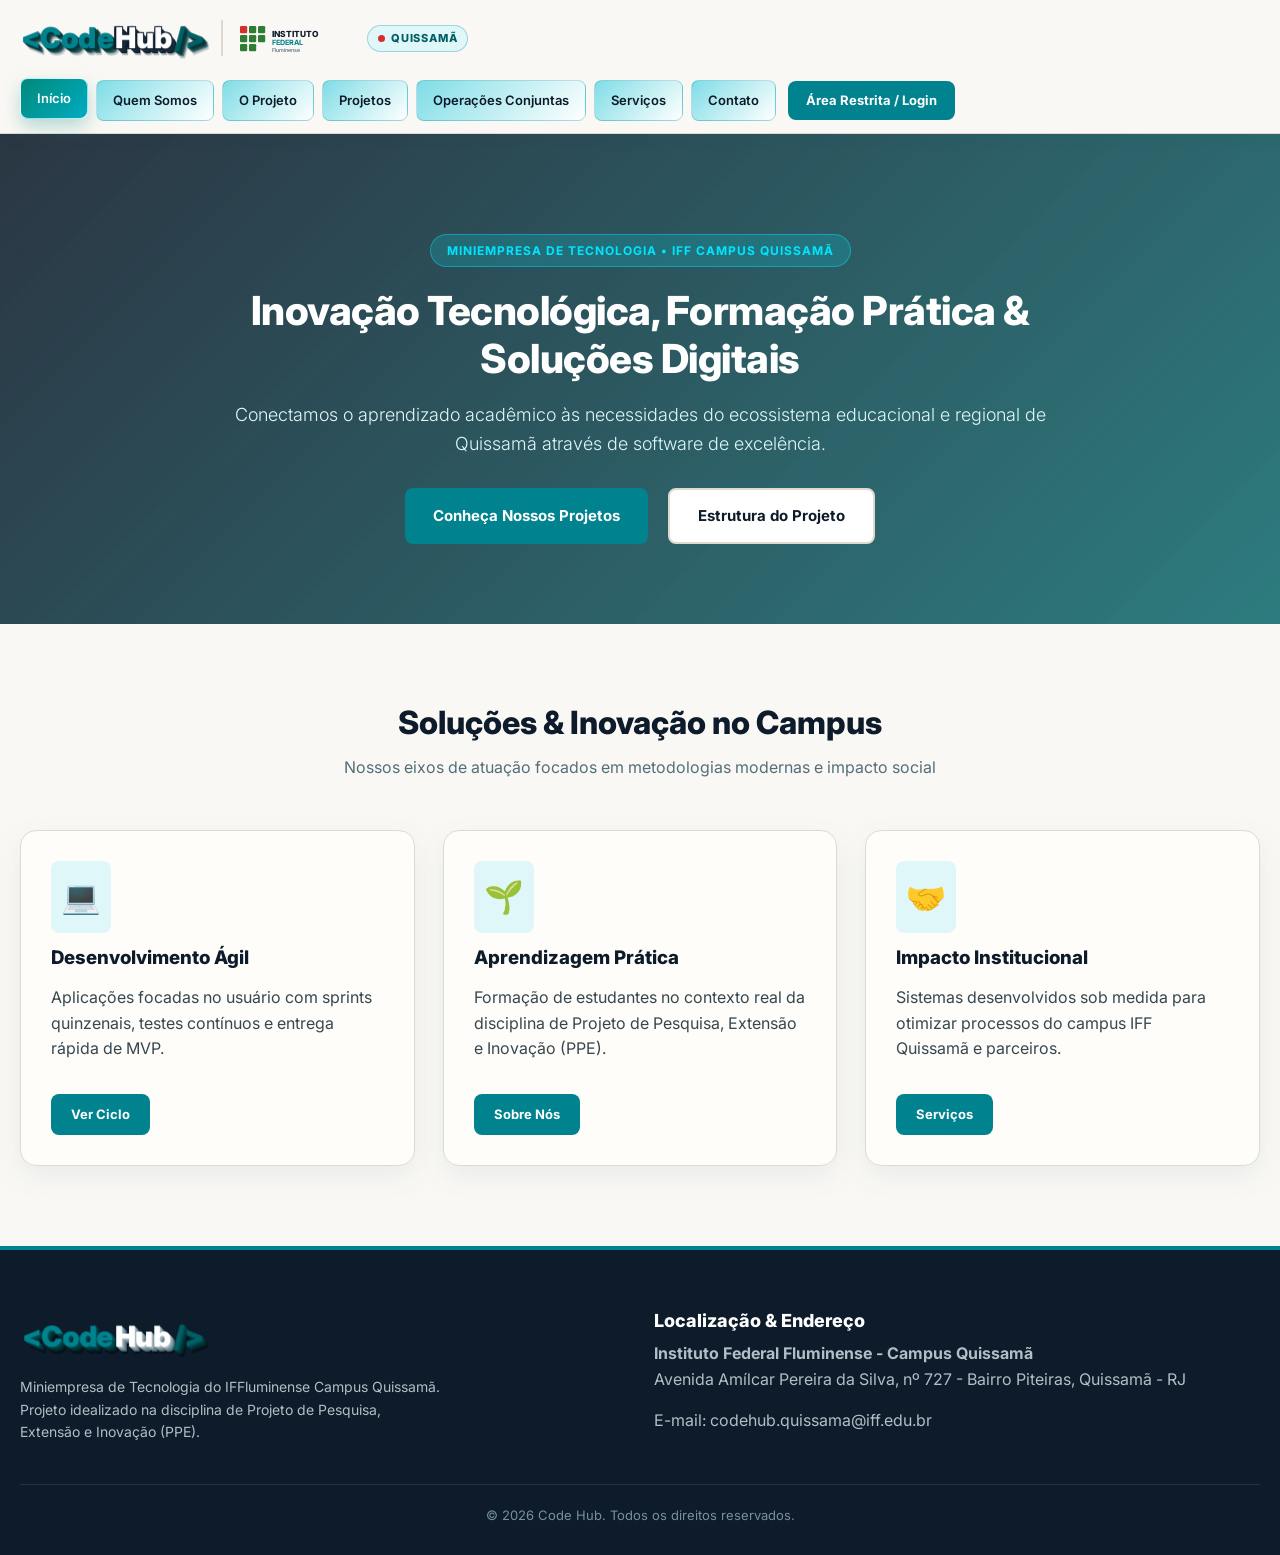
<file: index.html>
<!DOCTYPE html>
<html lang="pt-BR">
<head>
    <meta charset="UTF-8">
    <meta name="viewport" content="width=device-width, initial-scale=1.0">
    <title>Code Hub | Inovação & Tecnologia no IFF Quissamã</title>
    <link rel="preconnect" href="https://fonts.googleapis.com">
    <link rel="preconnect" href="https://fonts.gstatic.com" crossorigin>
    <link href="https://fonts.googleapis.com/css2?family=Inter:wght@300;400;500;600;700;800;900&display=swap" rel="stylesheet">
    <link rel="stylesheet" href="index.css">
</head>
<body class="page-transition">

    <!-- CABEÇALHO COM LOGO VETORIAL IFF E LOGO 3D AVANÇADA -->
    <header class="navbar">
        <div class="container nav-container">
            <div class="brand-wrapper">
                <div class="logo-3d-wrapper">
                    <a href="index.html" class="logo-3d" title="Code Hub IFF Quissamã">
                        <span class="logo-code">&lt;Code</span><span class="logo-hub">Hub</span><span class="logo-slash">/&gt;</span>
                    </a>
                </div>
                
                <!-- VETOR INLINE DO INSTITUTO FEDERAL -->
                <div class="iff-brand-container">
                    <svg class="iff-svg-logo" viewBox="0 0 200 60" fill="none" xmlns="http://www.w3.org/2000/svg">
                        <rect x="5" y="10" width="12" height="12" rx="2" fill="#d32f2f"/>
                        <rect x="20" y="10" width="12" height="12" rx="2" fill="#2e7d32"/>
                        <rect x="5" y="25" width="12" height="12" rx="2" fill="#2e7d32"/>
                        <rect x="20" y="25" width="12" height="12" rx="2" fill="#2e7d32"/>
                        <rect x="5" y="40" width="12" height="12" rx="2" fill="#2e7d32"/>
                        <rect x="20" y="40" width="12" height="12" rx="2" fill="#2e7d32"/>
                        <rect x="35" y="10" width="12" height="12" rx="2" fill="#2e7d32"/>
                        <rect x="35" y="25" width="12" height="12" rx="2" fill="#2e7d32"/>
                        <text x="58" y="28" fill="#0d1b2a" font-family="Inter" font-weight="800" font-size="14">INSTITUTO</text>
                        <text x="58" y="42" fill="#00838f" font-family="Inter" font-weight="700" font-size="12">FEDERAL</text>
                        <text x="58" y="53" fill="#546e7a" font-family="Inter" font-weight="500" font-size="9">Fluminense</text>
                    </svg>
                    <a href="https://www.google.com/maps/search/?api=1&query=Avenida+Amilcar+Pereira+da+Silva+727+IFF+Quissam%C3%A3" target="_blank" rel="noopener noreferrer" class="iff-badge-discrete" title="Ver no Google Maps"><span class="iff-dot"></span> Quissamã</a>
                </div>
            </div>

            <nav class="nav-menu">
                <a href="index.html" class="nav-link active">Início</a>
                <a href="quem-somos.html" class="nav-link">Quem Somos</a>
                <a href="o-projeto.html" class="nav-link">O Projeto</a>
                <a href="projetos.html" class="nav-link">Projetos</a>
                <a href="operacoes.html" class="nav-link">Operações Conjuntas</a>
                <a href="servicos.html" class="nav-link">Serviços</a>
                <a href="contato.html" class="nav-link">Contato</a>
                <a href="login.html" class="btn-nav-login btn">Área Restrita / Login</a>
            </nav>
        </div>
    </header>

    <!-- HERO SECTION -->
    <section class="hero" style="background-image: url('https://images.unsplash.com/photo-1517245386807-bb43f82c33c4?auto=format&fit=crop&w=1600&q=80');">
        <div class="container hero-content">
            <span class="badge">Miniempresa de Tecnologia &bull; IFF Campus Quissamã</span>
            <h1>Inovação Tecnológica, Formação Prática &amp; Soluções Digitais</h1>
            <p>Conectamos o aprendizado acadêmico às necessidades do ecossistema educacional e regional de Quissamã através de software de excelência.</p>
            <div class="hero-buttons">
                <a href="projetos.html" class="btn btn-primary btn-lg">Conheça Nossos Projetos</a>
                <a href="o-projeto.html" class="btn btn-outline btn-lg">Estrutura do Projeto</a>
            </div>
        </div>
    </section>

    <!-- PILARES DE ATUAÇÃO -->
    <section class="section">
        <div class="container">
            <div class="section-title">
                <h2>Soluções &amp; Inovação no Campus</h2>
                <p>Nossos eixos de atuação focados em metodologias modernas e impacto social</p>
            </div>

            <div class="grid grid-3">
                <div class="card-pilar">
                    <div class="pilar-icon">💻</div>
                    <h3>Desenvolvimento Ágil</h3>
                    <p class="mt-2">Aplicações focadas no usuário com sprints quinzenais, testes contínuos e entrega rápida de MVP.</p>
                    <a href="o-projeto.html" class="btn btn-primary mt-4" style="padding: 10px 20px; font-size: 13px;">Ver Ciclo</a>
                </div>

                <div class="card-pilar">
                    <div class="pilar-icon">🌱</div>
                    <h3>Aprendizagem Prática</h3>
                    <p class="mt-2">Formação de estudantes no contexto real da disciplina de Projeto de Pesquisa, Extensão e Inovação (PPE).</p>
                    <a href="quem-somos.html" class="btn btn-primary mt-4" style="padding: 10px 20px; font-size: 13px;">Sobre Nós</a>
                </div>

                <div class="card-pilar">
                    <div class="pilar-icon">🤝</div>
                    <h3>Impacto Institucional</h3>
                    <p class="mt-2">Sistemas desenvolvidos sob medida para otimizar processos do campus IFF Quissamã e parceiros.</p>
                    <a href="servicos.html" class="btn btn-primary mt-4" style="padding: 10px 20px; font-size: 13px;">Serviços</a>
                </div>
            </div>
        </div>
    </section>

    <!-- RODAPÉ COMPLETO -->
    <footer class="footer">
        <div class="container">
            <div class="grid grid-2">
                <div>
                    <a href="index.html" class="logo-3d footer-logo">
                        <span class="logo-code">&lt;Code</span><span class="logo-hub">Hub</span><span class="logo-slash">/&gt;</span>
                    </a>
                    <p class="footer-desc">Miniempresa de Tecnologia do IFFluminense Campus Quissamã. Projeto idealizado na disciplina de Projeto de Pesquisa, Extensão e Inovação (PPE).</p>
                </div>
                <div class="footer-contact">
                    <h4>Localização &amp; Endereço</h4>
                    <p><strong>Instituto Federal Fluminense - Campus Quissamã</strong></p>
                    <p>Avenida Amílcar Pereira da Silva, nº 727 - Bairro Piteiras, Quissamã - RJ</p>
                    <p class="mt-2">E-mail: codehub.quissama@iff.edu.br</p>
                </div>
            </div>
            <div class="footer-bottom">
                <p>&copy; 2026 Code Hub. Todos os direitos reservados.</p>
            </div>
        </div>
    </footer>

    <script src="site.js" defer></script>
</body>
</html>
</file>
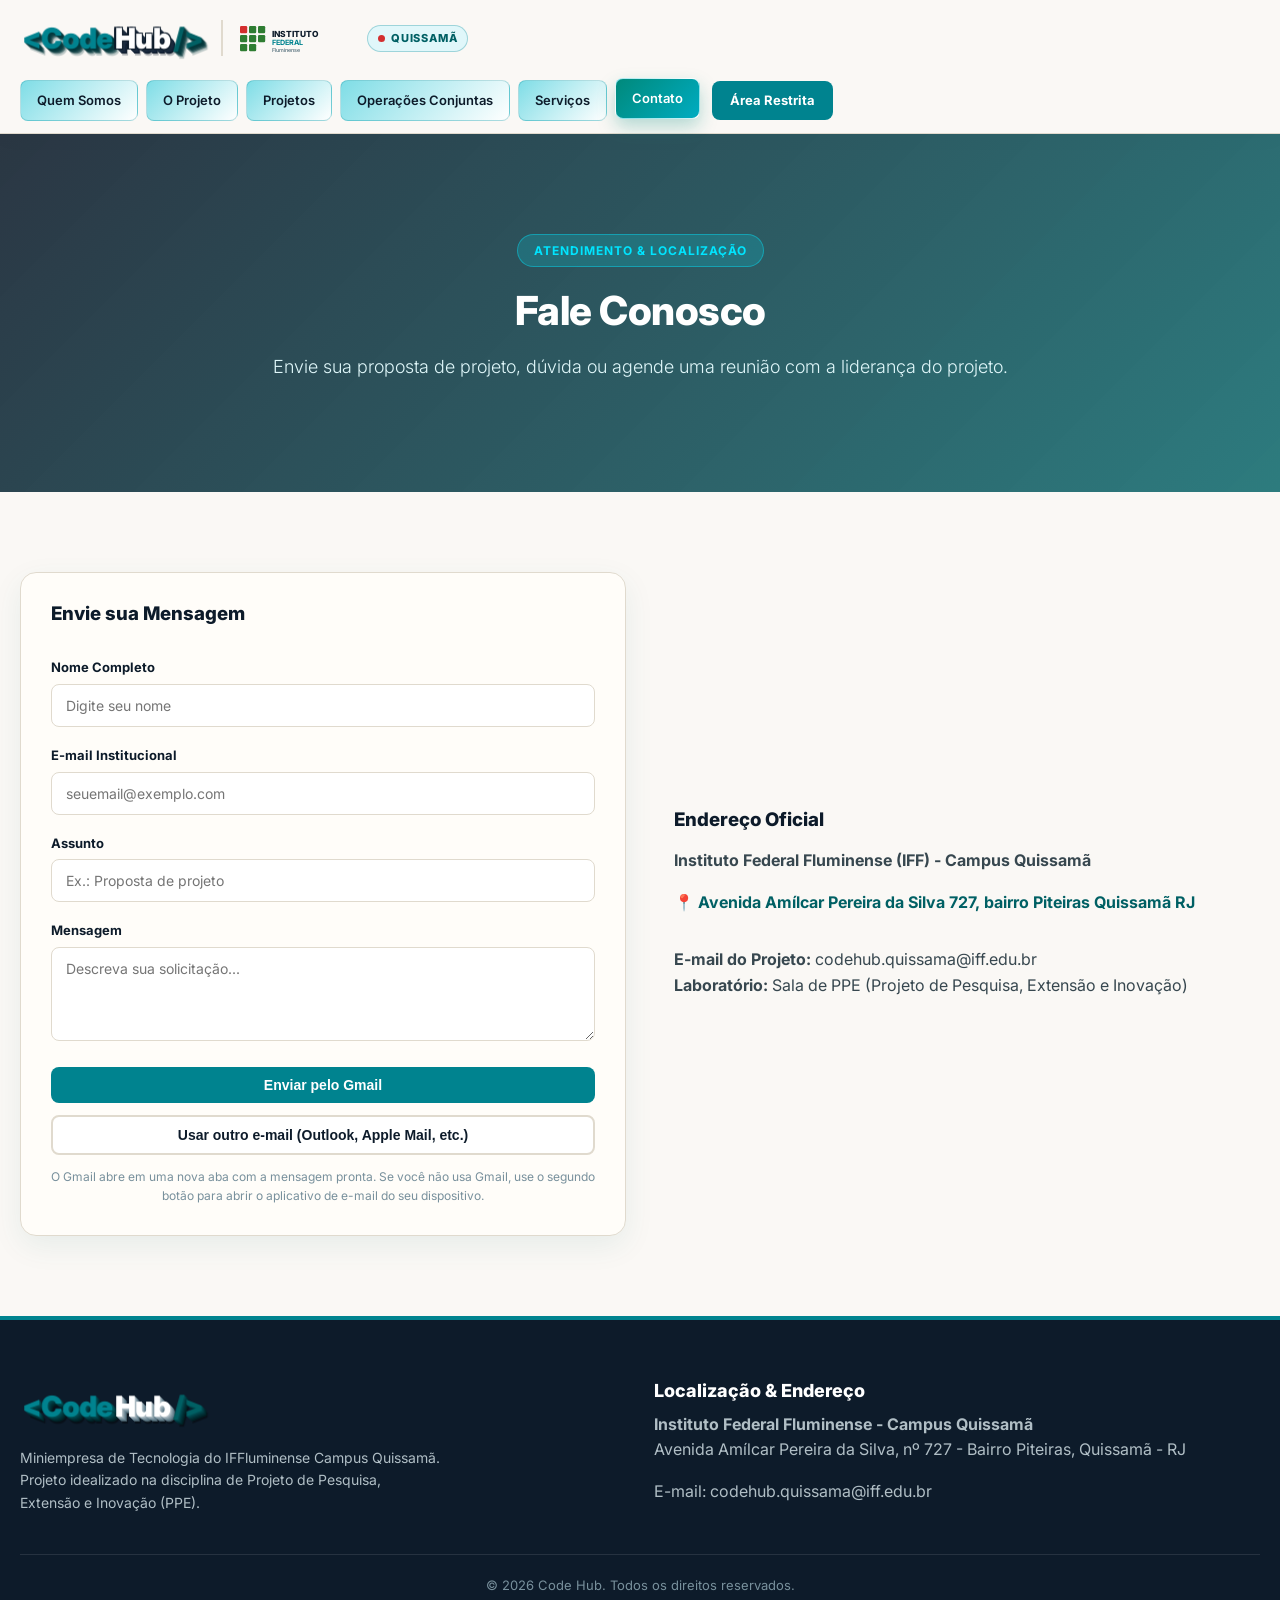
<file: contato.html>
<!DOCTYPE html>
<html lang="pt-BR">
<head>
    <meta charset="UTF-8">
    <meta name="viewport" content="width=device-width, initial-scale=1.0">
    <title>Contato | Code Hub</title>
    <link rel="preconnect" href="https://fonts.googleapis.com">
    <link rel="preconnect" href="https://fonts.gstatic.com" crossorigin>
    <link href="https://fonts.googleapis.com/css2?family=Inter:wght@300;400;500;600;700;800;900&display=swap" rel="stylesheet">
    <link rel="stylesheet" href="index.css">
</head>
<body class="page-transition">

    <header class="navbar">
        <div class="container nav-container">
            <div class="brand-wrapper">
                <a href="index.html" class="logo-3d">
                    <span class="logo-code">&lt;Code</span><span class="logo-hub">Hub</span><span class="logo-slash">/&gt;</span>
                </a>
                <div class="iff-brand-container">
                    <svg class="iff-svg-logo" viewBox="0 0 200 60" fill="none" xmlns="http://www.w3.org/2000/svg">
                        <rect x="5" y="10" width="12" height="12" rx="2" fill="#d32f2f"/>
                        <rect x="20" y="10" width="12" height="12" rx="2" fill="#2e7d32"/>
                        <rect x="5" y="25" width="12" height="12" rx="2" fill="#2e7d32"/>
                        <rect x="20" y="25" width="12" height="12" rx="2" fill="#2e7d32"/>
                        <rect x="5" y="40" width="12" height="12" rx="2" fill="#2e7d32"/>
                        <rect x="20" y="40" width="12" height="12" rx="2" fill="#2e7d32"/>
                        <rect x="35" y="10" width="12" height="12" rx="2" fill="#2e7d32"/>
                        <rect x="35" y="25" width="12" height="12" rx="2" fill="#2e7d32"/>
                        <text x="58" y="28" fill="#0d1b2a" font-family="Inter" font-weight="800" font-size="14">INSTITUTO</text>
                        <text x="58" y="42" fill="#00838f" font-family="Inter" font-weight="700" font-size="12">FEDERAL</text>
                        <text x="58" y="53" fill="#546e7a" font-family="Inter" font-weight="500" font-size="9">Fluminense</text>
                    </svg>
                    <a href="https://www.google.com/maps/search/?api=1&query=Avenida+Amilcar+Pereira+da+Silva+727+IFF+Quissam%C3%A3" target="_blank" rel="noopener noreferrer" class="iff-badge-discrete" title="Ver no Google Maps"><span class="iff-dot"></span> Quissamã</a>
                </div>
            </div>
            <nav class="nav-menu">
                <a href="quem-somos.html" class="nav-link">Quem Somos</a>
                <a href="o-projeto.html" class="nav-link">O Projeto</a>
                <a href="projetos.html" class="nav-link">Projetos</a>
                <a href="operacoes.html" class="nav-link">Operações Conjuntas</a>
                <a href="servicos.html" class="nav-link">Serviços</a>
                <a href="contato.html" class="nav-link active">Contato</a>
                <a href="login.html" class="btn-nav-login btn">Área Restrita</a>
            </nav>
        </div>
    </header>

    <!-- HERO COM IMAGEM DE CONTATO -->
    <section class="hero" style="background-image: url('https://images.unsplash.com/photo-1423666639041-f56000c27a9a?auto=format&fit=crop&w=1600&q=80');">
        <div class="container hero-content">
            <span class="badge">Atendimento &amp; Localização</span>
            <h1>Fale Conosco</h1>
            <p>Envie sua proposta de projeto, dúvida ou agende uma reunião com a liderança do projeto.</p>
        </div>
    </section>

    <section class="section">
        <div class="container">
            <div class="grid grid-2">
                <div class="card-pilar">
                    <h3>Envie sua Mensagem</h3>
                    <form class="mt-4" id="formContato" onsubmit="enviarGmail(event)">
                        <div class="form-group">
                            <label for="nomeInput">Nome Completo</label>
                            <input type="text" id="nomeInput" required placeholder="Digite seu nome">
                        </div>
                        <div class="form-group">
                            <label for="emailInput">E-mail Institucional</label>
                            <input type="email" id="emailInput" required placeholder="seuemail@exemplo.com">
                        </div>
                        <div class="form-group">
                            <label for="assuntoInput">Assunto</label>
                            <input type="text" id="assuntoInput" required placeholder="Ex.: Proposta de projeto">
                        </div>
                        <div class="form-group">
                            <label for="mensagemInput">Mensagem</label>
                            <textarea id="mensagemInput" rows="4" required placeholder="Descreva sua solicitação..."></textarea>
                        </div>
                        <button type="submit" class="btn btn-primary" style="width: 100%;">Enviar pelo Gmail</button>
                        <button type="button" class="btn btn-outline btn-alt" style="width: 100%;" onclick="enviarOutroEmail()">Usar outro e-mail (Outlook, Apple Mail, etc.)</button>
                        <p class="form-hint">O Gmail abre em uma nova aba com a mensagem pronta. Se você não usa Gmail, use o segundo botão para abrir o aplicativo de e-mail do seu dispositivo.</p>
                    </form>
                </div>

                <div style="display: flex; flex-direction: column; justify-content: center; padding: 20px;">
                    <h3>Endereço Oficial</h3>
                    <p class="mt-2"><strong>Instituto Federal Fluminense (IFF) - Campus Quissamã</strong></p>
                    <p style="color: var(--cyan-dark); font-weight: 700;" class="mt-2">📍 Avenida Amílcar Pereira da Silva 727, bairro Piteiras Quissamã RJ</p>
                    <p class="mt-4"><strong>E-mail do Projeto:</strong> codehub.quissama@iff.edu.br</p>
                    <p><strong>Laboratório:</strong> Sala de PPE (Projeto de Pesquisa, Extensão e Inovação)</p>
                </div>
            </div>
        </div>
    </section>

    <footer class="footer">
        <div class="container">
            <div class="grid grid-2">
                <div>
                    <a href="index.html" class="logo-3d footer-logo">
                        <span class="logo-code">&lt;Code</span><span class="logo-hub">Hub</span><span class="logo-slash">/&gt;</span>
                    </a>
                    <p class="footer-desc">Miniempresa de Tecnologia do IFFluminense Campus Quissamã. Projeto idealizado na disciplina de Projeto de Pesquisa, Extensão e Inovação (PPE).</p>
                </div>
                <div class="footer-contact">
                    <h4>Localização &amp; Endereço</h4>
                    <p><strong>Instituto Federal Fluminense - Campus Quissamã</strong></p>
                    <p>Avenida Amílcar Pereira da Silva, nº 727 - Bairro Piteiras, Quissamã - RJ</p>
                    <p class="mt-2">E-mail: codehub.quissama@iff.edu.br</p>
                </div>
            </div>
            <div class="footer-bottom">
                <p>&copy; 2026 Code Hub. Todos os direitos reservados.</p>
            </div>
        </div>
    </footer>

    <script src="site.js" defer></script>
    <script>
        var DESTINO = 'codehub.quissama@iff.edu.br';

        function lerFormulario() {
            var form = document.getElementById('formContato');
            if (!form.reportValidity()) return null;
            var nome = document.getElementById('nomeInput').value.trim();
            var email = document.getElementById('emailInput').value.trim();
            var mensagem = document.getElementById('mensagemInput').value.trim();
            return {
                assunto: document.getElementById('assuntoInput').value.trim(),
                corpo: 'Nome: ' + nome + '\nE-mail para retorno: ' + email + '\n\nMensagem:\n' + mensagem
            };
        }

        // Prioridade: abre o Gmail em nova aba
        function enviarGmail(event) {
            event.preventDefault();
            var d = lerFormulario();
            if (!d) return;
            var url = 'https://mail.google.com/mail/?view=cm&fs=1' +
                '&to=' + encodeURIComponent(DESTINO) +
                '&su=' + encodeURIComponent(d.assunto) +
                '&body=' + encodeURIComponent(d.corpo);
            window.open(url, '_blank', 'noopener');
        }

        // Alternativa para qualquer outro e-mail: abre o aplicativo padrão do dispositivo
        function enviarOutroEmail() {
            var d = lerFormulario();
            if (!d) return;
            window.location.href = 'mailto:' + DESTINO +
                '?subject=' + encodeURIComponent(d.assunto) +
                '&body=' + encodeURIComponent(d.corpo);
        }
    </script>
</body>
</html>
</file>
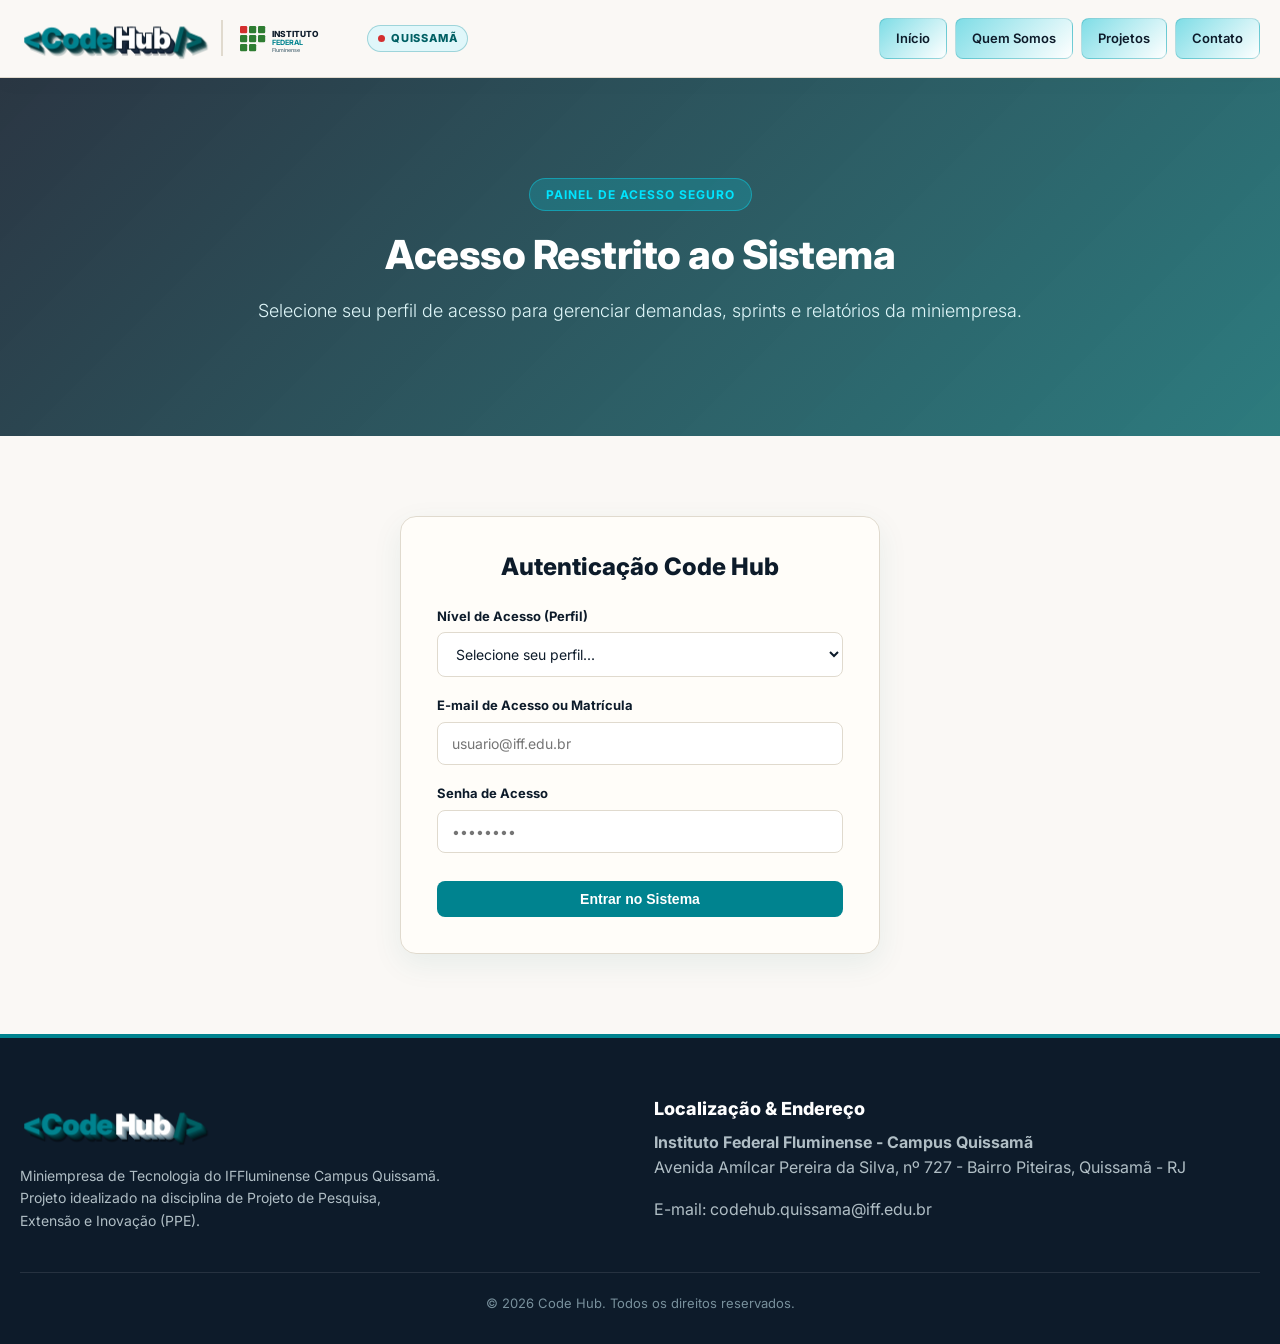
<file: login (1).html>
<!DOCTYPE html>
<html lang="pt-BR">
<head>
    <meta charset="UTF-8">
    <meta name="viewport" content="width=device-width, initial-scale=1.0">
    <title>Login & Autenticação | Code Hub</title>
    <link rel="preconnect" href="https://fonts.googleapis.com">
    <link rel="preconnect" href="https://fonts.gstatic.com" crossorigin>
    <link href="https://fonts.googleapis.com/css2?family=Inter:wght@300;400;500;600;700;800;900&display=swap" rel="stylesheet">
    <link rel="stylesheet" href="index.css">
</head>
<body class="page-transition">

    <!-- CABEÇALHO -->
    <header class="navbar">
        <div class="container nav-container">
            <div class="brand-wrapper">
                <a href="index.html" class="logo-3d">
                    <span class="logo-code">&lt;Code</span><span class="logo-hub">Hub</span><span class="logo-slash">/&gt;</span>
                </a>
                <div class="iff-brand-container">
                    <svg class="iff-svg-logo" viewBox="0 0 200 60" fill="none" xmlns="http://www.w3.org/2000/svg">
                        <rect x="5" y="10" width="12" height="12" rx="2" fill="#d32f2f"/>
                        <rect x="20" y="10" width="12" height="12" rx="2" fill="#2e7d32"/>
                        <rect x="5" y="25" width="12" height="12" rx="2" fill="#2e7d32"/>
                        <rect x="20" y="25" width="12" height="12" rx="2" fill="#2e7d32"/>
                        <rect x="5" y="40" width="12" height="12" rx="2" fill="#2e7d32"/>
                        <rect x="20" y="40" width="12" height="12" rx="2" fill="#2e7d32"/>
                        <rect x="35" y="10" width="12" height="12" rx="2" fill="#2e7d32"/>
                        <rect x="35" y="25" width="12" height="12" rx="2" fill="#2e7d32"/>
                        <text x="58" y="28" fill="#0d1b2a" font-family="Inter" font-weight="800" font-size="14">INSTITUTO</text>
                        <text x="58" y="42" fill="#00838f" font-family="Inter" font-weight="700" font-size="12">FEDERAL</text>
                        <text x="58" y="53" fill="#546e7a" font-family="Inter" font-weight="500" font-size="9">Fluminense</text>
                    </svg>
                    <a href="https://www.google.com/maps/search/?api=1&query=Avenida+Amilcar+Pereira+da+Silva+727+IFF+Quissam%C3%A3" target="_blank" rel="noopener noreferrer" class="iff-badge-discrete" title="Ver no Google Maps"><span class="iff-dot"></span> Quissamã</a>
                </div>
            </div>

            <nav class="nav-menu">
                <a href="index.html" class="nav-link">Início</a>
                <a href="quem-somos.html" class="nav-link">Quem Somos</a>
                <a href="projetos.html" class="nav-link">Projetos</a>
                <a href="contato.html" class="nav-link">Contato</a>
            </nav>
        </div>
    </header>

    <!-- HERO COM IMAGEM DE SEGURANÇA E ACESSO RESTRITO -->
    <section class="hero" style="background-image: url('https://images.unsplash.com/photo-1555949963-ff9fe0c870eb?auto=format&fit=crop&w=1600&q=80');">
        <div class="container hero-content">
            <span class="badge">Painel de Acesso Seguro</span>
            <h1>Acesso Restrito ao Sistema</h1>
            <p>Selecione seu perfil de acesso para gerenciar demandas, sprints e relatórios da miniempresa.</p>
        </div>
    </section>

    <!-- FORMULÁRIO DE LOGIN ESTRUTURADO PARA BANCO DE DADOS -->
    <section class="section">
        <div class="container">
            <div class="login-wrapper">
                <h2 style="text-align: center; margin-bottom: 24px;">Autenticação Code Hub</h2>
                
                <!-- Formulário com método POST pronto para integração backend -->
                <form id="loginForm" method="POST" action="backend/login-process.php" onsubmit="validarLogin(event)">
                    
                    <!-- Seleção de Nível de Usuário -->
                    <div class="form-group">
                        <label for="userRole">Nível de Acesso (Perfil)</label>
                        <select id="userRole" name="role" required>
                            <option value="" disabled selected>Selecione seu perfil...</option>
                            <option value="admin">Administrador (Acesso Total ao Sistema)</option>
                            <option value="ceo">CEO (Coordenação Geral PPE)</option>
                            <option value="gerente">Gerente (Scrum Master / Liderança)</option>
                            <option value="usuario">Usuário (Estudante / Cliente Campus)</option>
                        </select>
                    </div>

                    <!-- Campo de E-mail / Usuário -->
                    <div class="form-group">
                        <label for="emailInput">E-mail de Acesso ou Matrícula</label>
                        <input type="email" id="emailInput" name="email" required placeholder="usuario@iff.edu.br">
                    </div>

                    <!-- Campo de Senha -->
                    <div class="form-group">
                        <label for="passwordInput">Senha de Acesso</label>
                        <input type="password" id="passwordInput" name="password" required placeholder="••••••••">
                    </div>

                    <button type="submit" class="btn btn-primary" style="width: 100%; margin-top: 10px;">Entrar no Sistema</button>
                </form>
            </div>
        </div>
    </section>

    <footer class="footer">
        <div class="container">
            <div class="grid grid-2">
                <div>
                    <a href="index.html" class="logo-3d footer-logo">
                        <span class="logo-code">&lt;Code</span><span class="logo-hub">Hub</span><span class="logo-slash">/&gt;</span>
                    </a>
                    <p class="footer-desc">Miniempresa de Tecnologia do IFFluminense Campus Quissamã. Projeto idealizado na disciplina de Projeto de Pesquisa, Extensão e Inovação (PPE).</p>
                </div>
                <div class="footer-contact">
                    <h4>Localização &amp; Endereço</h4>
                    <p><strong>Instituto Federal Fluminense - Campus Quissamã</strong></p>
                    <p>Avenida Amílcar Pereira da Silva, nº 727 - Bairro Piteiras, Quissamã - RJ</p>
                    <p class="mt-2">E-mail: codehub.quissama@iff.edu.br</p>
                </div>
            </div>
            <div class="footer-bottom">
                <p>&copy; 2026 Code Hub. Todos os direitos reservados.</p>
            </div>
        </div>
    </footer>

    <!-- SCRIPT JS SIMULADOR DE AUTENTICAÇÃO COM INTEGRAÇÃO FUTURA -->
    <script>
        function validarLogin(event) {
            event.preventDefault();
            
            const role = document.getElementById('userRole').value;
            const email = document.getElementById('emailInput').value;
            
            // Exemplo de alerta estruturado de acordo com o nível selecionado
            alert(`Acesso simulado com sucesso!\n\nPerfil: ${role.toUpperCase()}\nE-mail: ${email}\n\nPronto para conectar ao seu banco de dados MySQL/Firebase via Backend.`);
        }
    </script>
    <script src="site.js" defer></script>
</body>
</html>
</file>
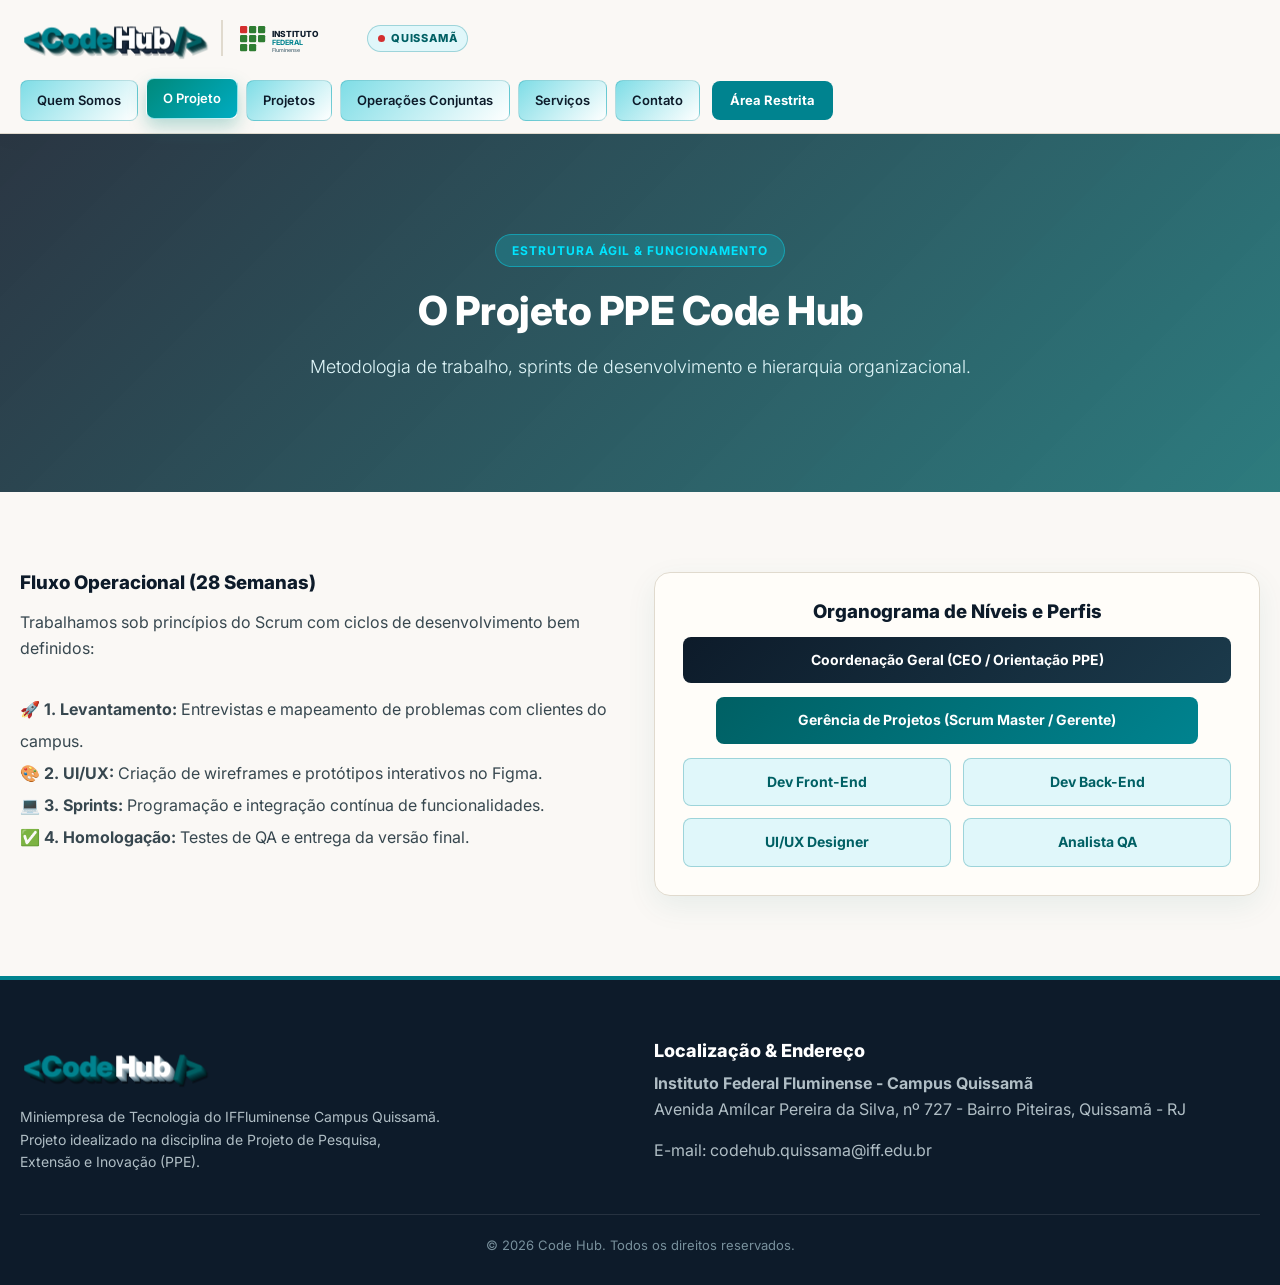
<file: o-projeto (1).html>
<!DOCTYPE html>
<html lang="pt-BR">
<head>
    <meta charset="UTF-8">
    <meta name="viewport" content="width=device-width, initial-scale=1.0">
    <title>O Projeto | Code Hub</title>
    <link rel="preconnect" href="https://fonts.googleapis.com">
    <link rel="preconnect" href="https://fonts.gstatic.com" crossorigin>
    <link href="https://fonts.googleapis.com/css2?family=Inter:wght@300;400;500;600;700;800;900&display=swap" rel="stylesheet">
    <link rel="stylesheet" href="index.css">
</head>
<body class="page-transition">

    <header class="navbar">
        <div class="container nav-container">
            <div class="brand-wrapper">
                <a href="index.html" class="logo-3d">
                    <span class="logo-code">&lt;Code</span><span class="logo-hub">Hub</span><span class="logo-slash">/&gt;</span>
                </a>
                <div class="iff-brand-container">
                    <svg class="iff-svg-logo" viewBox="0 0 200 60" fill="none" xmlns="http://www.w3.org/2000/svg">
                        <rect x="5" y="10" width="12" height="12" rx="2" fill="#d32f2f"/>
                        <rect x="20" y="10" width="12" height="12" rx="2" fill="#2e7d32"/>
                        <rect x="5" y="25" width="12" height="12" rx="2" fill="#2e7d32"/>
                        <rect x="20" y="25" width="12" height="12" rx="2" fill="#2e7d32"/>
                        <rect x="5" y="40" width="12" height="12" rx="2" fill="#2e7d32"/>
                        <rect x="20" y="40" width="12" height="12" rx="2" fill="#2e7d32"/>
                        <rect x="35" y="10" width="12" height="12" rx="2" fill="#2e7d32"/>
                        <rect x="35" y="25" width="12" height="12" rx="2" fill="#2e7d32"/>
                        <text x="58" y="28" fill="#0d1b2a" font-family="Inter" font-weight="800" font-size="14">INSTITUTO</text>
                        <text x="58" y="42" fill="#00838f" font-family="Inter" font-weight="700" font-size="12">FEDERAL</text>
                        <text x="58" y="53" fill="#546e7a" font-family="Inter" font-weight="500" font-size="9">Fluminense</text>
                    </svg>
                    <a href="https://www.google.com/maps/search/?api=1&query=Avenida+Amilcar+Pereira+da+Silva+727+IFF+Quissam%C3%A3" target="_blank" rel="noopener noreferrer" class="iff-badge-discrete" title="Ver no Google Maps"><span class="iff-dot"></span> Quissamã</a>
                </div>
            </div>
            <nav class="nav-menu">
                <a href="quem-somos.html" class="nav-link">Quem Somos</a>
                <a href="o-projeto.html" class="nav-link active">O Projeto</a>
                <a href="projetos.html" class="nav-link">Projetos</a>
                <a href="operacoes.html" class="nav-link">Operações Conjuntas</a>
                <a href="servicos.html" class="nav-link">Serviços</a>
                <a href="contato.html" class="nav-link">Contato</a>
                <a href="login.html" class="btn-nav-login btn">Área Restrita</a>
            </nav>
        </div>
    </header>

    <!-- HERO DE O PROJETO COM IMAGEM TECH NO FUNDO -->
    <section class="hero" style="background-image: url('https://images.unsplash.com/photo-1531403009284-440f080d1e12?auto=format&fit=crop&w=1600&q=80');">
        <div class="container hero-content">
            <span class="badge">Estrutura Ágil &amp; Funcionamento</span>
            <h1>O Projeto PPE Code Hub</h1>
            <p>Metodologia de trabalho, sprints de desenvolvimento e hierarquia organizacional.</p>
        </div>
    </section>

    <section class="section">
        <div class="container">
            <div class="grid grid-2">
                <div>
                    <h3>Fluxo Operacional (28 Semanas)</h3>
                    <p class="mt-2">Trabalhamos sob princípios do Scrum com ciclos de desenvolvimento bem definidos:</p>
                    <ul class="mt-4" style="line-height: 2;">
                        <li>🚀 <strong>1. Levantamento:</strong> Entrevistas e mapeamento de problemas com clientes do campus.</li>
                        <li>🎨 <strong>2. UI/UX:</strong> Criação de wireframes e protótipos interativos no Figma.</li>
                        <li>💻 <strong>3. Sprints:</strong> Programação e integração contínua de funcionalidades.</li>
                        <li>✅ <strong>4. Homologação:</strong> Testes de QA e entrega da versão final.</li>
                    </ul>
                </div>

                <div class="card-organograma">
                    <h3>Organograma de Níveis e Perfis</h3>
                    <div class="tree-node main">Coordenação Geral (CEO / Orientação PPE)</div>
                    <div class="tree-node coordinator">Gerência de Projetos (Scrum Master / Gerente)</div>
                    <div class="tree-grid">
                        <div class="tree-node team">Dev Front-End</div>
                        <div class="tree-node team">Dev Back-End</div>
                        <div class="tree-node team">UI/UX Designer</div>
                        <div class="tree-node team">Analista QA</div>
                    </div>
                </div>
            </div>
        </div>
    </section>

    <footer class="footer">
        <div class="container">
            <div class="grid grid-2">
                <div>
                    <a href="index.html" class="logo-3d footer-logo">
                        <span class="logo-code">&lt;Code</span><span class="logo-hub">Hub</span><span class="logo-slash">/&gt;</span>
                    </a>
                    <p class="footer-desc">Miniempresa de Tecnologia do IFFluminense Campus Quissamã. Projeto idealizado na disciplina de Projeto de Pesquisa, Extensão e Inovação (PPE).</p>
                </div>
                <div class="footer-contact">
                    <h4>Localização &amp; Endereço</h4>
                    <p><strong>Instituto Federal Fluminense - Campus Quissamã</strong></p>
                    <p>Avenida Amílcar Pereira da Silva, nº 727 - Bairro Piteiras, Quissamã - RJ</p>
                    <p class="mt-2">E-mail: codehub.quissama@iff.edu.br</p>
                </div>
            </div>
            <div class="footer-bottom">
                <p>&copy; 2026 Code Hub. Todos os direitos reservados.</p>
            </div>
        </div>
    </footer>

    <script src="site.js" defer></script>
</body>
</html>
</file>
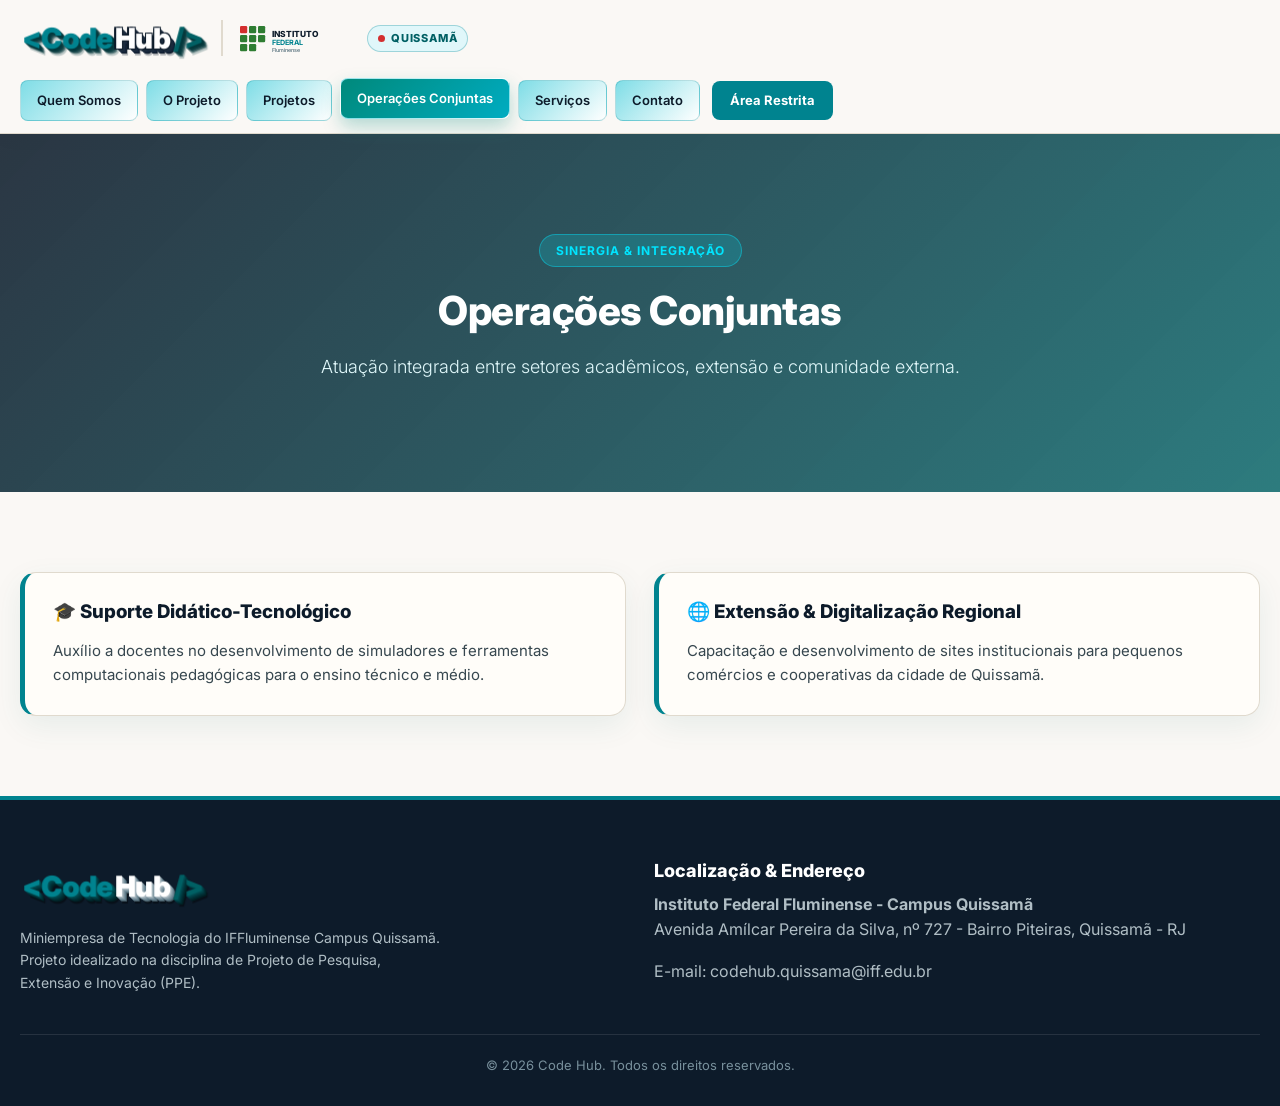
<file: operacoes (1).html>
<!DOCTYPE html>
<html lang="pt-BR">
<head>
    <meta charset="UTF-8">
    <meta name="viewport" content="width=device-width, initial-scale=1.0">
    <title>Operações Conjuntas | Code Hub</title>
    <link rel="preconnect" href="https://fonts.googleapis.com">
    <link rel="preconnect" href="https://fonts.gstatic.com" crossorigin>
    <link href="https://fonts.googleapis.com/css2?family=Inter:wght@300;400;500;600;700;800;900&display=swap" rel="stylesheet">
    <link rel="stylesheet" href="index.css">
</head>
<body class="page-transition">

    <header class="navbar">
        <div class="container nav-container">
            <div class="brand-wrapper">
                <a href="index.html" class="logo-3d">
                    <span class="logo-code">&lt;Code</span><span class="logo-hub">Hub</span><span class="logo-slash">/&gt;</span>
                </a>
                <div class="iff-brand-container">
                    <svg class="iff-svg-logo" viewBox="0 0 200 60" fill="none" xmlns="http://www.w3.org/2000/svg">
                        <rect x="5" y="10" width="12" height="12" rx="2" fill="#d32f2f"/>
                        <rect x="20" y="10" width="12" height="12" rx="2" fill="#2e7d32"/>
                        <rect x="5" y="25" width="12" height="12" rx="2" fill="#2e7d32"/>
                        <rect x="20" y="25" width="12" height="12" rx="2" fill="#2e7d32"/>
                        <rect x="5" y="40" width="12" height="12" rx="2" fill="#2e7d32"/>
                        <rect x="20" y="40" width="12" height="12" rx="2" fill="#2e7d32"/>
                        <rect x="35" y="10" width="12" height="12" rx="2" fill="#2e7d32"/>
                        <rect x="35" y="25" width="12" height="12" rx="2" fill="#2e7d32"/>
                        <text x="58" y="28" fill="#0d1b2a" font-family="Inter" font-weight="800" font-size="14">INSTITUTO</text>
                        <text x="58" y="42" fill="#00838f" font-family="Inter" font-weight="700" font-size="12">FEDERAL</text>
                        <text x="58" y="53" fill="#546e7a" font-family="Inter" font-weight="500" font-size="9">Fluminense</text>
                    </svg>
                    <a href="https://www.google.com/maps/search/?api=1&query=Avenida+Amilcar+Pereira+da+Silva+727+IFF+Quissam%C3%A3" target="_blank" rel="noopener noreferrer" class="iff-badge-discrete" title="Ver no Google Maps"><span class="iff-dot"></span> Quissamã</a>
                </div>
            </div>
            <nav class="nav-menu">
                <a href="quem-somos.html" class="nav-link">Quem Somos</a>
                <a href="o-projeto.html" class="nav-link">O Projeto</a>
                <a href="projetos.html" class="nav-link">Projetos</a>
                <a href="operacoes.html" class="nav-link active">Operações Conjuntas</a>
                <a href="servicos.html" class="nav-link">Serviços</a>
                <a href="contato.html" class="nav-link">Contato</a>
                <a href="login.html" class="btn-nav-login btn">Área Restrita</a>
            </nav>
        </div>
    </header>

    <!-- HERO COM IMAGEM DE COLABORAÇÃO -->
    <section class="hero" style="background-image: url('https://images.unsplash.com/photo-1522071820081-009f0129c71c?auto=format&fit=crop&w=1600&q=80');">
        <div class="container hero-content">
            <span class="badge">Sinergia &amp; Integração</span>
            <h1>Operações Conjuntas</h1>
            <p>Atuação integrada entre setores acadêmicos, extensão e comunidade externa.</p>
        </div>
    </section>

    <section class="section">
        <div class="container">
            <div class="grid grid-2">
                <div class="card-operacao">
                    <h3>🎓 Suporte Didático-Tecnológico</h3>
                    <p class="mt-2">Auxílio a docentes no desenvolvimento de simuladores e ferramentas computacionais pedagógicas para o ensino técnico e médio.</p>
                </div>
                <div class="card-operacao">
                    <h3>🌐 Extensão &amp; Digitalização Regional</h3>
                    <p class="mt-2">Capacitação e desenvolvimento de sites institucionais para pequenos comércios e cooperativas da cidade de Quissamã.</p>
                </div>
            </div>
        </div>
    </section>

    <footer class="footer">
        <div class="container">
            <div class="grid grid-2">
                <div>
                    <a href="index.html" class="logo-3d footer-logo">
                        <span class="logo-code">&lt;Code</span><span class="logo-hub">Hub</span><span class="logo-slash">/&gt;</span>
                    </a>
                    <p class="footer-desc">Miniempresa de Tecnologia do IFFluminense Campus Quissamã. Projeto idealizado na disciplina de Projeto de Pesquisa, Extensão e Inovação (PPE).</p>
                </div>
                <div class="footer-contact">
                    <h4>Localização &amp; Endereço</h4>
                    <p><strong>Instituto Federal Fluminense - Campus Quissamã</strong></p>
                    <p>Avenida Amílcar Pereira da Silva, nº 727 - Bairro Piteiras, Quissamã - RJ</p>
                    <p class="mt-2">E-mail: codehub.quissama@iff.edu.br</p>
                </div>
            </div>
            <div class="footer-bottom">
                <p>&copy; 2026 Code Hub. Todos os direitos reservados.</p>
            </div>
        </div>
    </footer>

    <script src="site.js" defer></script>
</body>
</html>
</file>
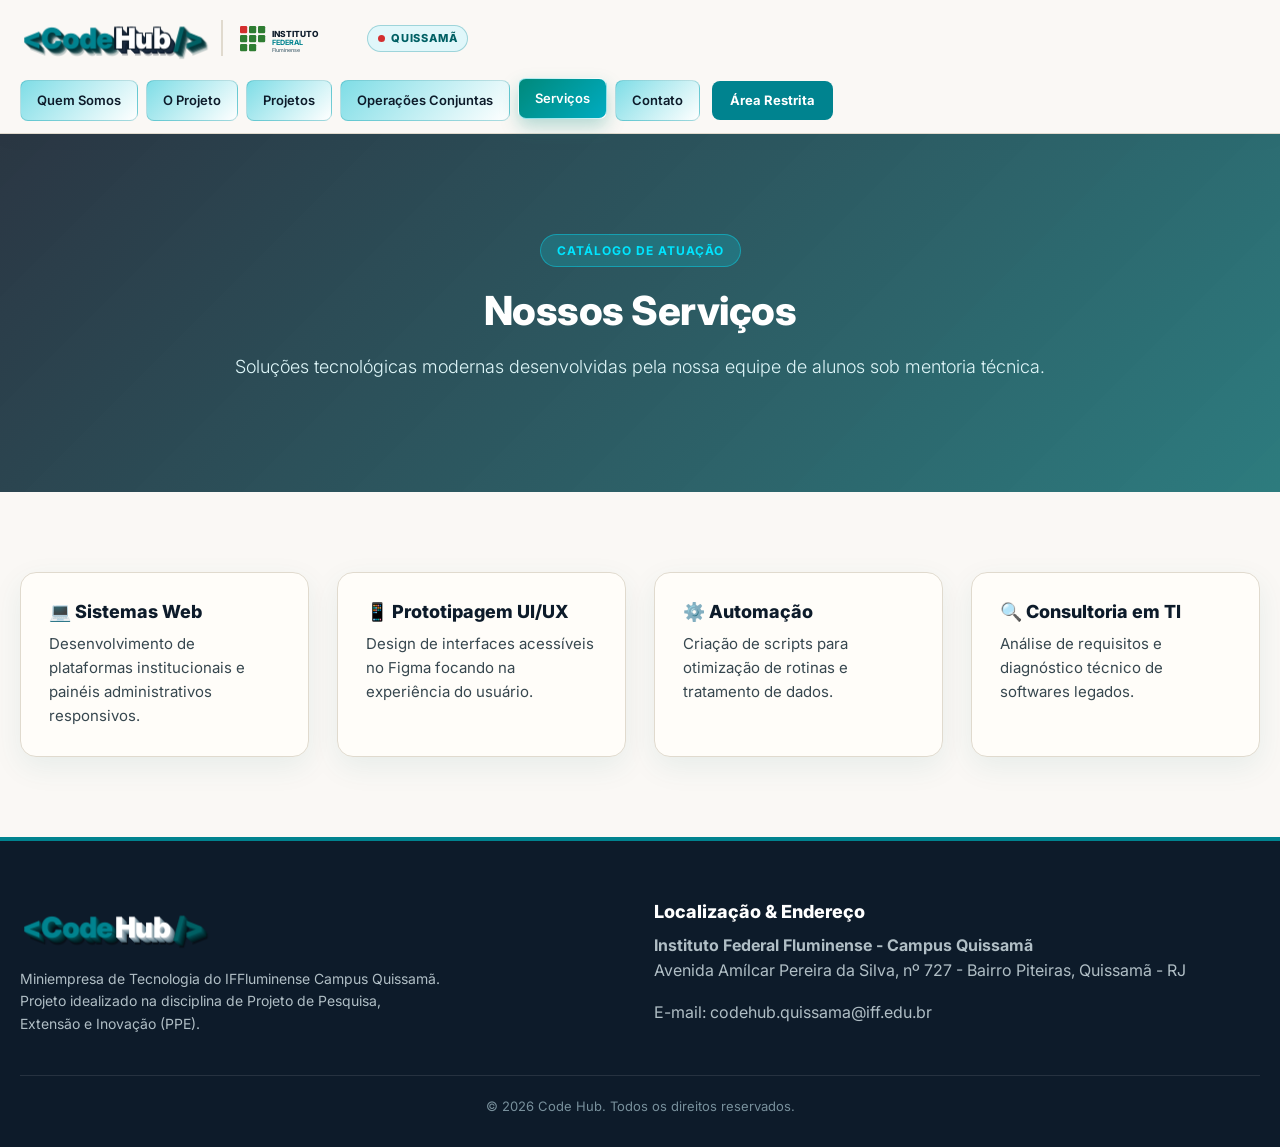
<file: servicos (1).html>
<!DOCTYPE html>
<html lang="pt-BR">
<head>
    <meta charset="UTF-8">
    <meta name="viewport" content="width=device-width, initial-scale=1.0">
    <title>Serviços | Code Hub</title>
    <link rel="preconnect" href="https://fonts.googleapis.com">
    <link rel="preconnect" href="https://fonts.gstatic.com" crossorigin>
    <link href="https://fonts.googleapis.com/css2?family=Inter:wght@300;400;500;600;700;800;900&display=swap" rel="stylesheet">
    <link rel="stylesheet" href="index.css">
</head>
<body class="page-transition">

    <header class="navbar">
        <div class="container nav-container">
            <div class="brand-wrapper">
                <a href="index.html" class="logo-3d">
                    <span class="logo-code">&lt;Code</span><span class="logo-hub">Hub</span><span class="logo-slash">/&gt;</span>
                </a>
                <div class="iff-brand-container">
                    <svg class="iff-svg-logo" viewBox="0 0 200 60" fill="none" xmlns="http://www.w3.org/2000/svg">
                        <rect x="5" y="10" width="12" height="12" rx="2" fill="#d32f2f"/>
                        <rect x="20" y="10" width="12" height="12" rx="2" fill="#2e7d32"/>
                        <rect x="5" y="25" width="12" height="12" rx="2" fill="#2e7d32"/>
                        <rect x="20" y="25" width="12" height="12" rx="2" fill="#2e7d32"/>
                        <rect x="5" y="40" width="12" height="12" rx="2" fill="#2e7d32"/>
                        <rect x="20" y="40" width="12" height="12" rx="2" fill="#2e7d32"/>
                        <rect x="35" y="10" width="12" height="12" rx="2" fill="#2e7d32"/>
                        <rect x="35" y="25" width="12" height="12" rx="2" fill="#2e7d32"/>
                        <text x="58" y="28" fill="#0d1b2a" font-family="Inter" font-weight="800" font-size="14">INSTITUTO</text>
                        <text x="58" y="42" fill="#00838f" font-family="Inter" font-weight="700" font-size="12">FEDERAL</text>
                        <text x="58" y="53" fill="#546e7a" font-family="Inter" font-weight="500" font-size="9">Fluminense</text>
                    </svg>
                    <a href="https://www.google.com/maps/search/?api=1&query=Avenida+Amilcar+Pereira+da+Silva+727+IFF+Quissam%C3%A3" target="_blank" rel="noopener noreferrer" class="iff-badge-discrete" title="Ver no Google Maps"><span class="iff-dot"></span> Quissamã</a>
                </div>
            </div>
            <nav class="nav-menu">
                <a href="quem-somos.html" class="nav-link">Quem Somos</a>
                <a href="o-projeto.html" class="nav-link">O Projeto</a>
                <a href="projetos.html" class="nav-link">Projetos</a>
                <a href="operacoes.html" class="nav-link">Operações Conjuntas</a>
                <a href="servicos.html" class="nav-link active">Serviços</a>
                <a href="contato.html" class="nav-link">Contato</a>
                <a href="login.html" class="btn-nav-login btn">Área Restrita</a>
            </nav>
        </div>
    </header>

    <!-- HERO COM IMAGEM DE SERVIÇOS/CÓDIGO -->
    <section class="hero" style="background-image: url('https://images.unsplash.com/photo-1498050108023-c5249f4df085?auto=format&fit=crop&w=1600&q=80');">
        <div class="container hero-content">
            <span class="badge">Catálogo de Atuação</span>
            <h1>Nossos Serviços</h1>
            <p>Soluções tecnológicas modernas desenvolvidas pela nossa equipe de alunos sob mentoria técnica.</p>
        </div>
    </section>

    <section class="section">
        <div class="container">
            <div class="grid grid-4">
                <div class="card-service">
                    <h4>💻 Sistemas Web</h4>
                    <p>Desenvolvimento de plataformas institucionais e painéis administrativos responsivos.</p>
                </div>
                <div class="card-service">
                    <h4>📱 Prototipagem UI/UX</h4>
                    <p>Design de interfaces acessíveis no Figma focando na experiência do usuário.</p>
                </div>
                <div class="card-service">
                    <h4>⚙️ Automação</h4>
                    <p>Criação de scripts para otimização de rotinas e tratamento de dados.</p>
                </div>
                <div class="card-service">
                    <h4>🔍 Consultoria em TI</h4>
                    <p>Análise de requisitos e diagnóstico técnico de softwares legados.</p>
                </div>
            </div>
        </div>
    </section>

    <footer class="footer">
        <div class="container">
            <div class="grid grid-2">
                <div>
                    <a href="index.html" class="logo-3d footer-logo">
                        <span class="logo-code">&lt;Code</span><span class="logo-hub">Hub</span><span class="logo-slash">/&gt;</span>
                    </a>
                    <p class="footer-desc">Miniempresa de Tecnologia do IFFluminense Campus Quissamã. Projeto idealizado na disciplina de Projeto de Pesquisa, Extensão e Inovação (PPE).</p>
                </div>
                <div class="footer-contact">
                    <h4>Localização &amp; Endereço</h4>
                    <p><strong>Instituto Federal Fluminense - Campus Quissamã</strong></p>
                    <p>Avenida Amílcar Pereira da Silva, nº 727 - Bairro Piteiras, Quissamã - RJ</p>
                    <p class="mt-2">E-mail: codehub.quissama@iff.edu.br</p>
                </div>
            </div>
            <div class="footer-bottom">
                <p>&copy; 2026 Code Hub. Todos os direitos reservados.</p>
            </div>
        </div>
    </footer>

    <script src="site.js" defer></script>
</body>
</html>
</file>
<file: index.css>
/* ==========================================================================
   CODE HUB - ESTILOS GLOBAIS & DESIGN SYSTEM (index.css)
   ========================================================================== */

:root {
    /* --- CORES PRINCIPAIS --- */
    --cyan-primary: #00838f;        /* Ciano Padrão dos Botões */
    --cyan-dark: #006064;           
    --cyan-light: #00e5ff;          
    --cyan-soft-bg: #e0f7fa;        
    
    --cream-bg: #faf8f5;            
    --cream-card: #fffdf9;          
    --cream-darker: #f3efe6;        
    
    --dark-slate: #0d1b2a;          
    --body-text: #37474f;           
    --border-color: #e0dace;        
    
    /* --- EFEITOS E DIMENSÕES --- */
    --radius-sm: 8px;
    --radius-md: 16px;
    --radius-lg: 24px;
    --shadow-soft: 0 10px 30px rgba(0, 96, 100, 0.08);
    --shadow-hover: 0 18px 40px rgba(0, 96, 100, 0.22);
    --transition: all 0.3s cubic-bezier(0.4, 0, 0.2, 1);
}

/* --- RESET E BASE --- */
* {
    margin: 0;
    padding: 0;
    box-sizing: border-box;
}

html {
    scroll-behavior: smooth;
}

body {
    font-family: 'Inter', -apple-system, BlinkMacSystemFont, "Segoe UI", Roboto, sans-serif;
    color: var(--body-text);
    background-color: var(--cream-bg);
    line-height: 1.6;
    overflow-x: hidden;
}

/* --- TRANSIÇÃO PÁGINA --- */
.page-transition {
    animation: fadeInSlide 0.6s cubic-bezier(0.16, 1, 0.3, 1) forwards;
}

@keyframes fadeInSlide {
    0% {
        opacity: 0;
        transform: translateY(12px);
    }
    100% {
        opacity: 1;
        transform: translateY(0);
    }
}

h1, h2, h3, h4, h5, h6 {
    color: var(--dark-slate);
    font-weight: 800;
    line-height: 1.2;
}

a {
    text-decoration: none;
    color: inherit;
}

ul {
    list-style: none;
}

img {
    max-width: 100%;
    height: auto;
    display: block;
}

/* --- CONTAINERS & GRID --- */
.container {
    width: 100%;
    max-width: 1280px;
    margin: 0 auto;
    padding: 0 20px;
}

.section {
    padding: 80px 0;
}

.grid {
    display: grid;
    gap: 28px;
}

.grid-2 { grid-template-columns: repeat(2, 1fr); }
.grid-3 { grid-template-columns: repeat(3, 1fr); }
.grid-4 { grid-template-columns: repeat(4, 1fr); }

.mt-2 { margin-top: 16px; }
.mt-4 { margin-top: 32px; }

/* --- BARRA DE NAVEGAÇÃO (NAVBAR) --- */
.navbar {
    position: sticky;
    top: 0;
    background: rgba(250, 248, 245, 0.96);
    backdrop-filter: blur(14px);
    border-bottom: 1px solid var(--border-color);
    z-index: 1000;
    padding: 12px 0;
    box-shadow: 0 4px 20px rgba(0, 0, 0, 0.03);
}

.nav-container {
    display: flex;
    align-items: center;
    justify-content: space-between;
    gap: 15px;
    flex-wrap: wrap;
}

.brand-wrapper {
    display: flex;
    align-items: center;
    gap: 16px;
    margin-right: 18px; /* Espaço entre Quissamã e o botão Início */
}

/* --- LOGO 3D CODE HUB (SEM DESFOQUE NO SLASHER />) --- */
.logo-3d-wrapper {
    perspective: 1000px;
}

.logo-3d {
    font-size: 28px;
    font-weight: 900;
    display: inline-flex;
    align-items: center;
    letter-spacing: -0.5px;
    position: relative;
    padding: 4px;
}

.logo-code {
    color: var(--cyan-primary);
    font-weight: 900;
}

.logo-hub {
    color: var(--dark-slate);
    font-weight: 900;
    margin: 0 2px;
}

/* RESOLVIDO: Removido filtro de sombra e animação que causavam o borrão */
.logo-slash {
    color: var(--cyan-dark);
    font-weight: 900;
    text-shadow: none !important;
    filter: none !important;
}

/* --- MARCA DO IFF & BOTÃO QUISSAMÃ --- */
.iff-brand-container {
    display: flex;
    align-items: center;
    gap: 10px;
    border-left: 2px solid var(--border-color);
    padding-left: 14px;
}

.iff-svg-logo {
    height: 36px;
    width: auto;
}

.iff-badge-discrete {
    display: flex;
    align-items: center;
    gap: 6px;
    font-size: 11px;
    font-weight: 800;
    letter-spacing: 0.8px;
    text-transform: uppercase;
    color: var(--cyan-dark);
    background: var(--cyan-soft-bg);
    border: 1px solid rgba(0, 131, 143, 0.3);
    padding: 4px 10px;
    border-radius: 20px;
    transition: var(--transition);
}

.iff-badge-discrete:hover {
    background: #b2ebf2;
}

.iff-dot {
    width: 7px;
    height: 7px;
    background-color: #d32f2f;
    border-radius: 50%;
    display: inline-block;
}

/* --- MENU DE NAVEGAÇÃO COMPACTO E RESPONSIVO --- */
.nav-menu {
    display: flex;
    align-items: center;
    gap: 8px;
    flex-wrap: wrap;
}

.nav-link {
    font-weight: 600;
    font-size: 13px;
    color: var(--dark-slate);
    padding: 8px 12px;
    border-radius: var(--radius-sm);
    transition: var(--transition);
    white-space: nowrap;
}

.nav-link:hover,
.nav-link.active {
    color: var(--cyan-primary);
    background-color: var(--cyan-soft-bg);
}

/* --- BOTÕES COM COR CIANO PADRÃO E VERDE GRADIENTE NO HOVER --- */
.btn {
    display: inline-flex;
    align-items: center;
    justify-content: center;
    gap: 8px;
    padding: 10px 20px;
    border-radius: var(--radius-sm);
    font-weight: 700;
    font-size: 14px;
    cursor: pointer;
    transition: var(--transition);
    border: none;
    text-align: center;
    background-color: var(--cyan-primary) !important; /* Cor de fundo normal (Ciano) */
    color: #ffffff !important;
    white-space: nowrap;
}

/* Efeito ao passar o mouse: Fundo Verde Gradiente */
.btn:hover,
.btn-nav-login:hover,
.btn-primary:hover,
.btn-gradient:hover {
    background: linear-gradient(135deg, #2e7d32 0%, #4caf50 100%) !important; /* Verde Gradiente */
    color: #ffffff !important;
    transform: translateY(-2px);
    box-shadow: 0 6px 18px rgba(46, 125, 50, 0.35);
}

.btn-lg {
    padding: 14px 28px;
    font-size: 15px;
}

/* Botão Outline */
.btn-outline {
    background-color: #ffffff !important;
    color: var(--dark-slate) !important;
    border: 2px solid var(--border-color);
}

.btn-outline:hover {
    background: linear-gradient(135deg, #2e7d32 0%, #4caf50 100%) !important;
    color: #ffffff !important;
    border-color: transparent;
}

/* --- HERO SECTION --- */
.hero {
    position: relative;
    padding: 100px 0 80px 0;
    background-size: cover;
    background-position: center;
    background-repeat: no-repeat;
    color: #ffffff;
    text-align: center;
}

.hero::before {
    content: "";
    position: absolute;
    top: 0; left: 0; right: 0; bottom: 0;
    background: linear-gradient(135deg, rgba(13, 27, 42, 0.88) 0%, rgba(0, 96, 100, 0.82) 100%);
    z-index: 1;
}

.hero-content {
    position: relative;
    z-index: 2;
    max-width: 860px;
}

.badge {
    display: inline-block;
    background: rgba(0, 229, 255, 0.18);
    border: 1px solid rgba(0, 229, 255, 0.4);
    color: #00e5ff;
    font-weight: 700;
    font-size: 12px;
    padding: 6px 16px;
    border-radius: 30px;
    margin-bottom: 20px;
    text-transform: uppercase;
    letter-spacing: 1px;
}

.hero h1 {
    color: #ffffff;
    font-size: 40px;
    margin-bottom: 18px;
    letter-spacing: -0.5px;
}

.hero p {
    font-size: 18px;
    margin-bottom: 30px;
    color: #e0f7fa;
    font-weight: 300;
}

.hero-buttons {
    display: flex;
    justify-content: center;
    gap: 20px;
    flex-wrap: wrap;
}

/* --- TÍTULOS --- */
.section-title {
    text-align: center;
    max-width: 700px;
    margin: 0 auto 50px auto;
}

.section-title h2 {
    font-size: 32px;
    margin-bottom: 12px;
}

.section-title p {
    font-size: 16px;
    color: #546e7a;
}

/* --- CARDS --- */
.card-pilar {
    background-color: var(--cream-card);
    padding: 30px;
    border-radius: var(--radius-md);
    border: 1px solid var(--border-color);
    box-shadow: var(--shadow-soft);
    transition: var(--transition);
}

.card-pilar:hover {
    transform: translateY(-5px);
    box-shadow: var(--shadow-hover);
}

.pilar-icon {
    font-size: 32px;
    margin-bottom: 14px;
    display: inline-block;
    padding: 10px;
    background: var(--cyan-soft-bg);
    border-radius: var(--radius-sm);
}

/* --- RODAPÉ (FOOTER) --- */
.footer {
    background-color: var(--dark-slate);
    color: #b0bec5;
    padding: 60px 0 30px 0;
    border-top: 4px solid var(--cyan-primary);
}

.footer-logo .logo-hub {
    color: #ffffff;
}

.footer-desc {
    margin-top: 14px;
    max-width: 420px;
    font-size: 14px;
}

.footer-contact h4 {
    color: #ffffff;
    font-size: 18px;
    margin-bottom: 10px;
}

.footer-bottom {
    margin-top: 40px;
    padding-top: 20px;
    border-top: 1px solid rgba(255, 255, 255, 0.1);
    text-align: center;
    font-size: 13px;
    color: #78909c;
}

/* --- RESPONSIVIDADE PARA AJUSTAR CERTINHO NA TELA --- */
@media (max-width: 1200px) {
    .nav-container {
        justify-content: center;
    }
    .brand-wrapper {
        margin-right: 0;
        margin-bottom: 10px;
    }
    .nav-menu {
        justify-content: center;
    }
}

@media (max-width: 992px) {
    .grid-3 { grid-template-columns: repeat(1, 1fr); }
    .hero h1 { font-size: 32px; }
}

@media (max-width: 768px) {
    .grid-2 { grid-template-columns: repeat(1, 1fr); }
    .brand-wrapper { flex-direction: column; gap: 8px; }
    .iff-brand-container { border-left: none; padding-left: 0; }
    .hero h1 { font-size: 26px; }
    .hero p { font-size: 15px; }
}

/* ==========================================================================
   EXTENSÕES: transição, botões de navegação, logo 3D e componentes
   ========================================================================== */

/* --- Transição de páginas (fade in / fade out) --- */
body, .page-transition { animation: pageIn 0.45s ease both; }
body { transition: opacity 0.25s ease; }
body.is-leaving { opacity: 0; }
@keyframes pageIn { from { opacity: 0; } to { opacity: 1; } }

/* --- Botões de navegação: ciano -> branco, hover verde azulado --- */
.nav-menu .nav-link {
    background: linear-gradient(135deg, #7fdde6 0%, #ffffff 100%);
    color: var(--dark-slate);
    border: 1px solid rgba(0, 131, 143, 0.25);
    padding: 9px 16px;
    position: relative;
    overflow: hidden;
    z-index: 0;
    transition: color 0.35s ease, transform 0.35s ease, box-shadow 0.35s ease, border-color 0.35s ease;
}
.nav-menu .nav-link::before {
    content: "";
    position: absolute;
    inset: 0;
    background: linear-gradient(135deg, #00897b 0%, #00acc1 100%);
    opacity: 0;
    transition: opacity 0.35s ease;
    z-index: -1;
}
.nav-menu .nav-link:hover,
.nav-menu .nav-link.active {
    color: #ffffff;
    background: linear-gradient(135deg, #7fdde6 0%, #ffffff 100%);
    transform: translateY(-2px);
    border-color: transparent;
    box-shadow: 0 8px 18px rgba(0, 137, 123, 0.28);
}
.nav-menu .nav-link:hover::before,
.nav-menu .nav-link.active::before { opacity: 1; }
.nav-menu .btn-nav-login {
    padding: 9px 18px;
    font-size: 13px;
    margin-left: 4px;
}
.nav-menu .btn-nav-login:hover {
    background: linear-gradient(135deg, #00897b 0%, #00acc1 100%) !important;
    box-shadow: 0 8px 18px rgba(0, 137, 123, 0.35);
}

/* --- Logo Code Hub em 3D --- */
.logo-3d {
    perspective: 700px;
    transform-style: preserve-3d;
    transition: transform 0.25s ease-out;
    will-change: transform;
}
.logo-3d .logo-code,
.logo-3d .logo-hub,
.logo-3d .logo-slash {
    display: inline-block;
    transform: translateZ(14px);
    text-shadow:
        1px 1px 0 rgba(0, 54, 58, 0.85),
        2px 2px 0 rgba(0, 54, 58, 0.78),
        3px 3px 0 rgba(0, 54, 58, 0.7),
        4px 4px 0 rgba(0, 54, 58, 0.6),
        5px 5px 0 rgba(0, 54, 58, 0.5),
        6px 7px 0 rgba(0, 54, 58, 0.25) !important;
    filter: none !important;
}
.logo-3d .logo-hub {
    text-shadow:
        1px 1px 0 #3b4b5c, 2px 2px 0 #34445a, 3px 3px 0 #2a3a50,
        4px 4px 0 #1e2e44, 5px 5px 0 #162538, 6px 7px 0 rgba(13, 27, 42, 0.3) !important;
}
.footer-logo .logo-code,
.footer-logo .logo-slash {
    text-shadow:
        1px 1px 0 #004d52, 2px 2px 0 #004046, 3px 3px 0 #00343a,
        4px 4px 0 #002a2f, 5px 5px 0 #002024, 6px 7px 0 rgba(0, 0, 0, 0.4) !important;
}
.footer-logo .logo-hub {
    text-shadow:
        1px 1px 0 #b0bec5, 2px 2px 0 #90a4ae, 3px 3px 0 #78909c,
        4px 4px 0 #607d8b, 5px 5px 0 #455a64, 6px 7px 0 rgba(0, 0, 0, 0.4) !important;
}

/* --- Revelação suave ao rolar --- */
.reveal { opacity: 0; transform: translateY(14px); transition: opacity 0.6s ease, transform 0.6s ease, box-shadow 0.3s ease; }
.reveal.in-view { opacity: 1; transform: none; }
@media (prefers-reduced-motion: reduce) {
    body, .page-transition { animation: none; }
    .reveal { opacity: 1; transform: none; transition: none; }
}

/* --- Cartões das demais páginas --- */
.card-service, .card-about, .card-project, .card-operacao, .card-organograma, .login-wrapper {
    background: var(--cream-card);
    border: 1px solid var(--border-color);
    border-radius: var(--radius-md);
    box-shadow: var(--shadow-soft);
    transition: transform 0.35s ease, box-shadow 0.35s ease;
}
.card-service, .card-about, .card-operacao, .card-organograma { padding: 28px; }
.card-service:hover, .card-project:hover, .card-operacao:hover { transform: translateY(-5px); box-shadow: var(--shadow-hover); }
.card-service h4 { font-size: 18px; margin-bottom: 10px; }
.card-service p, .card-operacao p, .card-about p { font-size: 15px; }
.card-operacao { border-left: 5px solid var(--cyan-primary); }
.card-project { overflow: hidden; }
.project-img-container { height: 200px; overflow: hidden; }
.project-img-container img { width: 100%; height: 100%; object-fit: cover; transition: transform 0.6s ease; }
.card-project:hover .project-img-container img { transform: scale(1.06); }
.project-body { padding: 24px; }
.project-body h4 { font-size: 19px; margin-bottom: 8px; }
.tag {
    display: inline-block;
    font-size: 12px;
    font-weight: 600;
    color: var(--cyan-dark);
    background: var(--cyan-soft-bg);
    padding: 4px 12px;
    border-radius: 20px;
    margin: 0 6px 6px 0;
}
.category-title {
    display: flex;
    align-items: center;
    gap: 14px;
    flex-wrap: wrap;
    font-size: 22px;
    font-weight: 800;
    color: var(--dark-slate);
    margin-bottom: 28px;
}
.badge-status { font-size: 12px; font-weight: 700; padding: 5px 14px; border-radius: 20px; }
.status-andamento { background: #fff3e0; color: #e65100; }

/* --- Organograma --- */
.card-organograma { text-align: center; }
.tree-node {
    margin: 14px auto 0;
    padding: 12px 16px;
    border-radius: var(--radius-sm);
    font-weight: 700;
    font-size: 14px;
    color: #ffffff;
    transition: transform 0.3s ease;
}
.tree-node:hover { transform: scale(1.03); }
.tree-node.main { background: linear-gradient(135deg, var(--dark-slate), #1b3a4b); }
.tree-node.coordinator { background: linear-gradient(135deg, var(--cyan-dark), var(--cyan-primary)); width: 88%; }
.tree-grid { display: grid; grid-template-columns: repeat(2, 1fr); gap: 12px; margin-top: 14px; }
.tree-grid .tree-node { margin: 0; }
.tree-node.team { background: var(--cyan-soft-bg); color: var(--cyan-dark); border: 1px solid rgba(0, 131, 143, 0.3); }

/* --- Formulários (login e contato) --- */
.login-wrapper { max-width: 480px; margin: 0 auto; padding: 36px; }
.form-group { margin-bottom: 18px; text-align: left; }
.form-group label { display: block; font-size: 13px; font-weight: 700; color: var(--dark-slate); margin-bottom: 6px; }
.form-group input, .form-group select, .form-group textarea, textarea {
    width: 100%;
    padding: 12px 14px;
    font-family: inherit;
    font-size: 14px;
    color: var(--dark-slate);
    background: #ffffff;
    border: 1px solid var(--border-color);
    border-radius: var(--radius-sm);
    transition: border-color 0.25s ease, box-shadow 0.25s ease;
}
.form-group input:focus, .form-group select:focus, .form-group textarea:focus, textarea:focus {
    outline: none;
    border-color: var(--cyan-primary);
    box-shadow: 0 0 0 4px rgba(0, 131, 143, 0.15);
}
.btn:focus-visible, .nav-link:focus-visible, a:focus-visible { outline: 3px solid var(--cyan-light); outline-offset: 2px; }

/* --- Ajustes responsivos extras --- */
@media (max-width: 992px) { .grid-4 { grid-template-columns: repeat(2, 1fr); } }
@media (max-width: 768px) {
    .grid-4 { grid-template-columns: 1fr; }
    .tree-grid { grid-template-columns: 1fr; }
    .login-wrapper { padding: 24px; }
    .logo-3d { font-size: 24px; }
}

/* --- Selo Quissamã como link para o Google Maps --- */
a.iff-badge-discrete { cursor: pointer; text-decoration: none; }
a.iff-badge-discrete:hover { transform: translateY(-1px); box-shadow: 0 6px 14px rgba(0, 131, 143, 0.25); }

/* --- Logo do topo: "Hub" em branco com contorno e relevo escuros --- */
.navbar .logo-3d .logo-hub {
    color: #ffffff;
    text-shadow:
        -1px -1px 0 #0d1b2a, 1px -1px 0 #0d1b2a, -1px 1px 0 #0d1b2a, 1px 1px 0 #0d1b2a,
        2px 2px 0 #1b2b3d, 3px 3px 0 #1b2b3d, 4px 4px 0 #14233a,
        5px 5px 0 #0d1b2a, 6px 7px 0 rgba(13, 27, 42, 0.3) !important;
}

/* --- Texto de apoio do formulário --- */
.form-hint { margin-top: 12px; font-size: 12px; color: #78909c; text-align: center; }

/* --- Botão alternativo do formulário de contato --- */
.btn-alt { margin-top: 12px; white-space: normal; }
</file>
